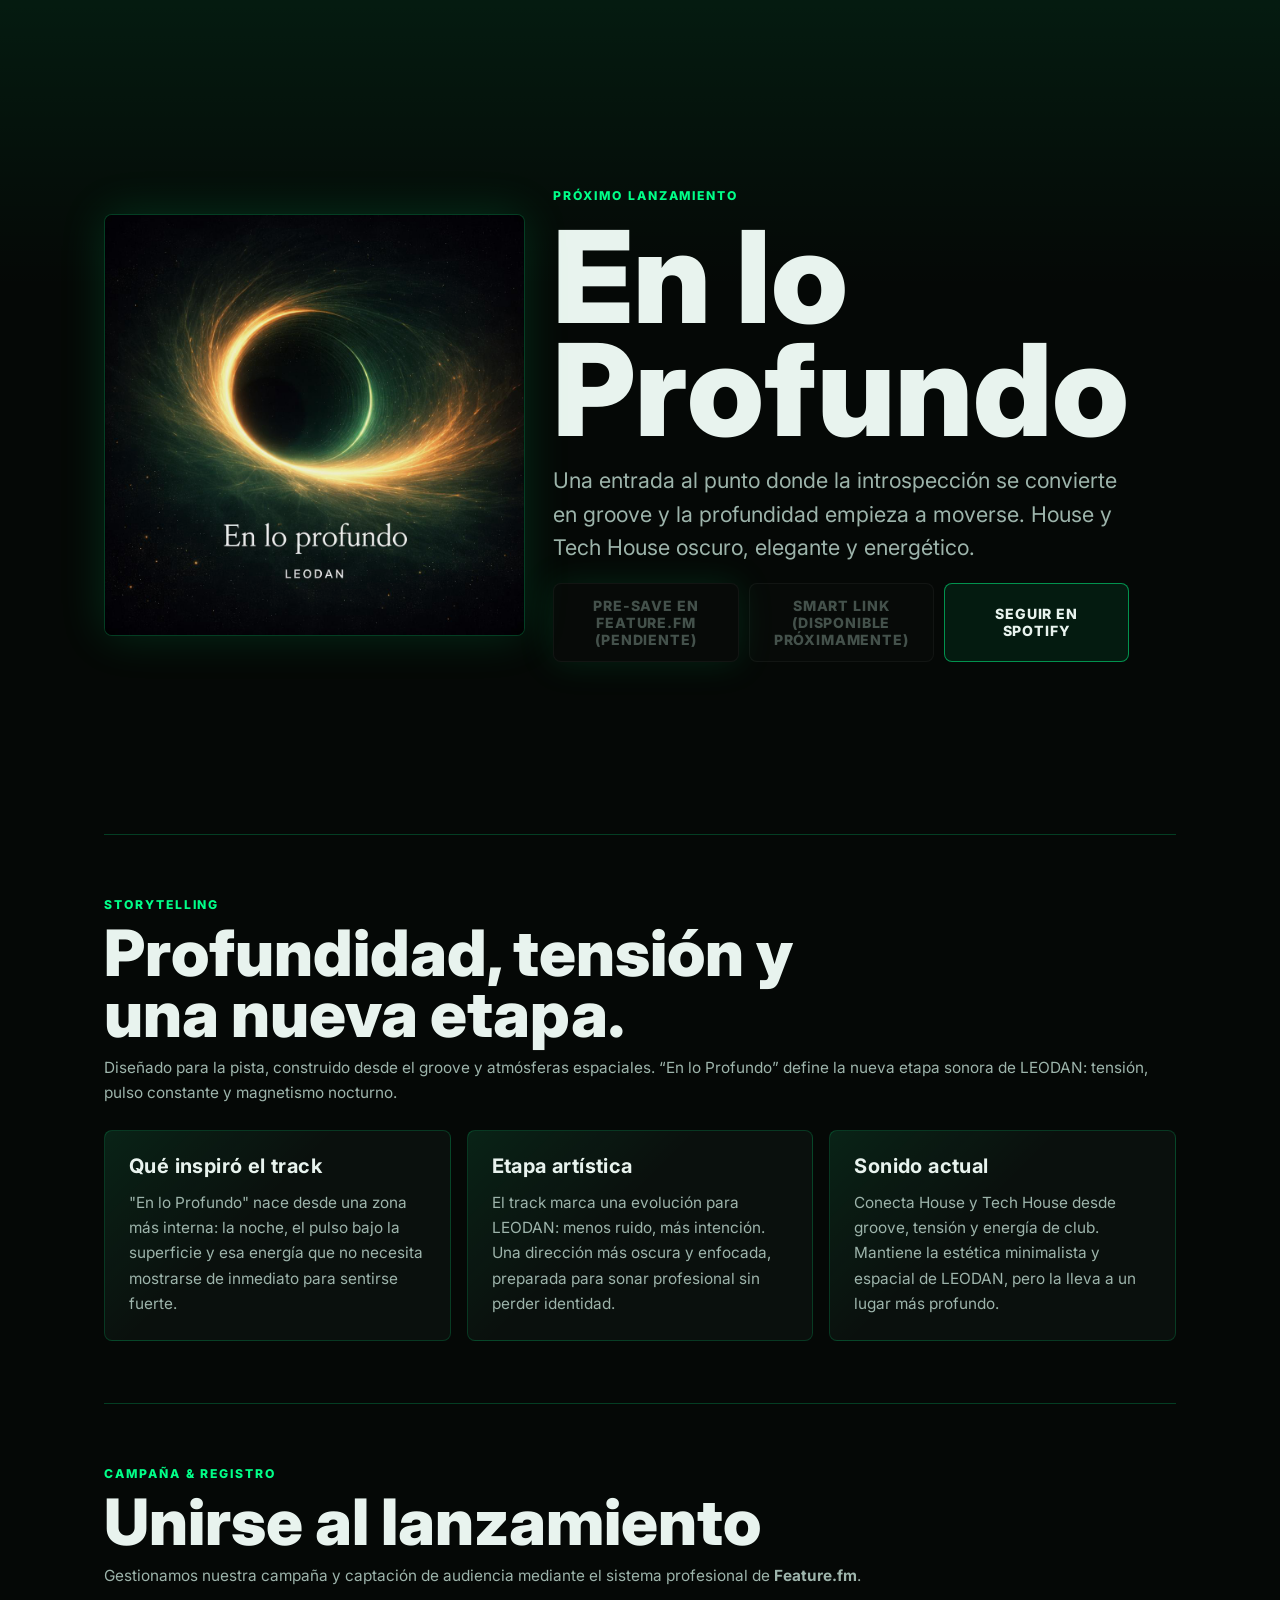
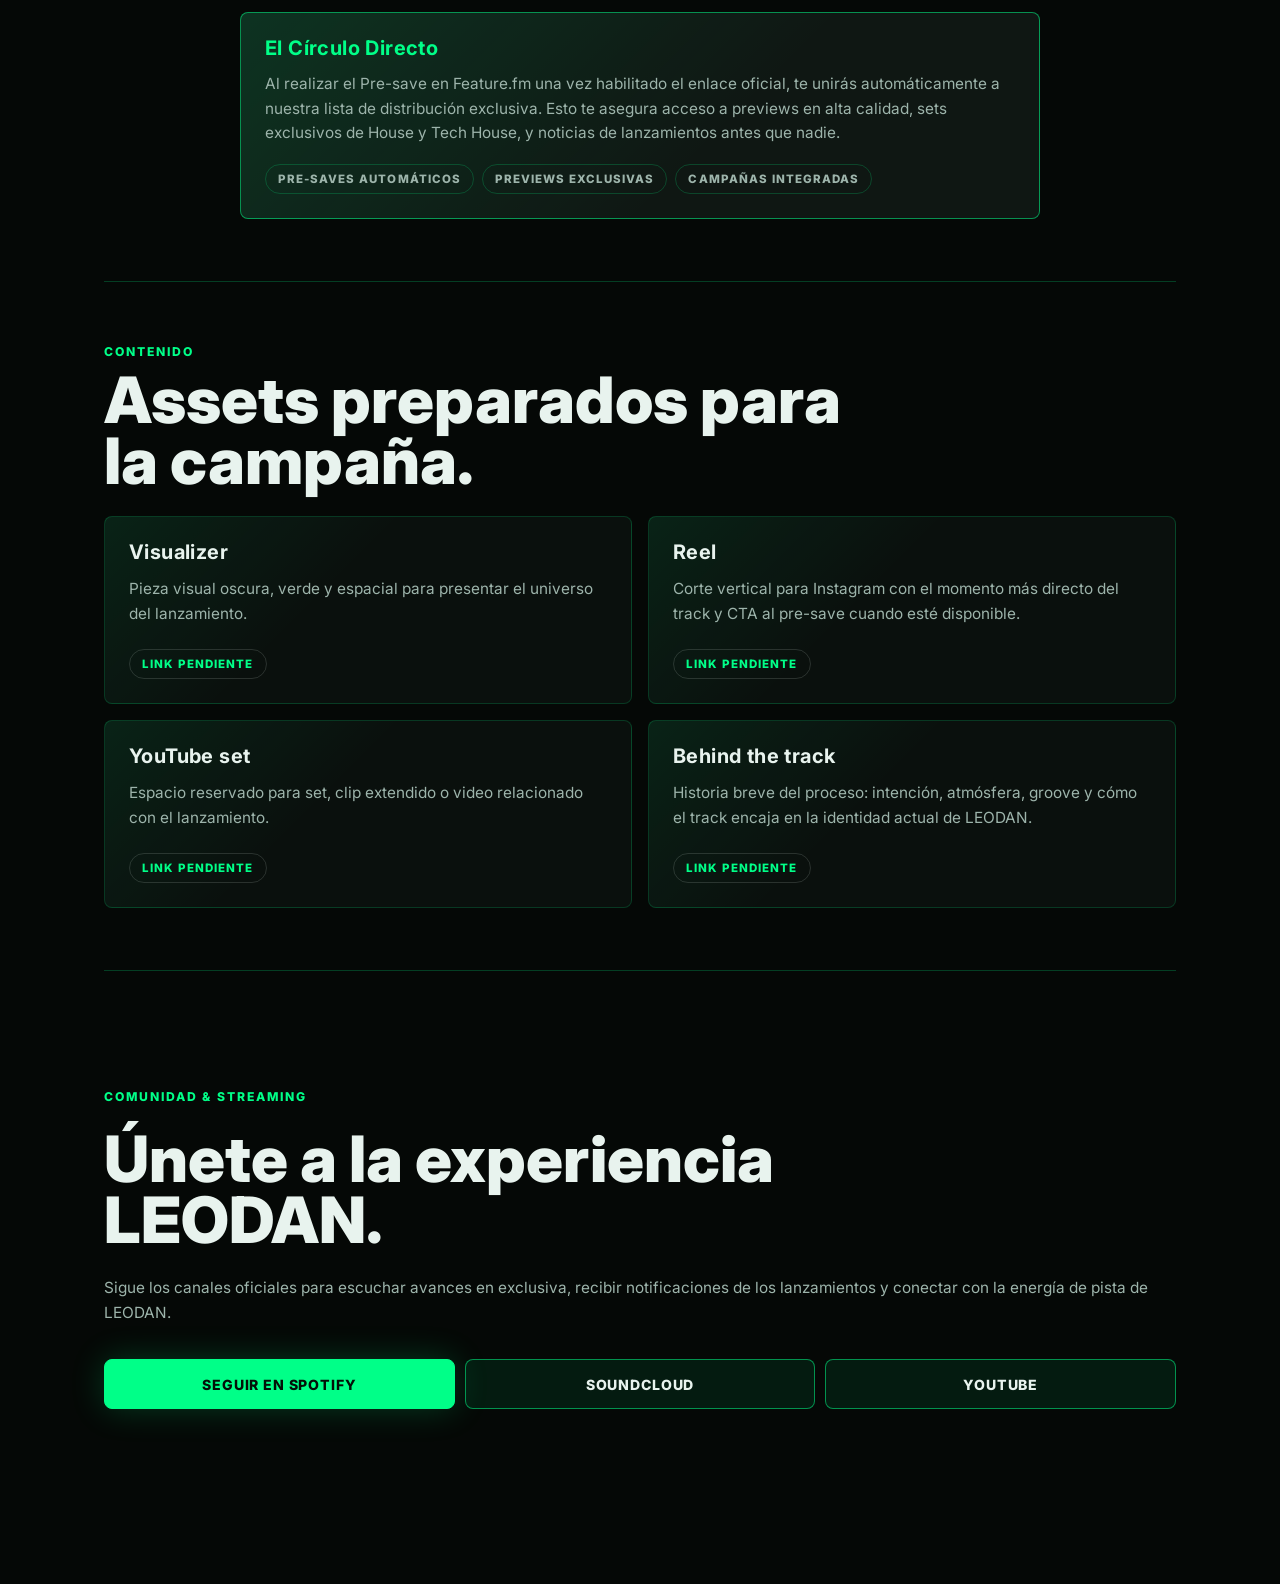
<file: en-lo-profundo.html>
<!doctype html>
<html lang="es">
  <head>
    <meta charset="utf-8" />
    <meta name="viewport" content="width=device-width, initial-scale=1" />
    <title>LEODAN - En lo Profundo | Próximo Lanzamiento</title>
    <meta
      name="description"
      content="Landing oficial de En lo Profundo, el próximo single de House y Tech House de LEODAN. Atmósfera oscura, groove constante y tensión de club."
    />
    <meta property="og:title" content="LEODAN - En lo Profundo | Próximo Lanzamiento" />
    <meta property="og:description" content="Descubre el nuevo universo sonoro de LEODAN. Escucha el teaser y asegura tu Pre-save mediante Feature.fm." />
    <meta property="og:image" content="https://leodan.net/Activos/en-lo-profundo-cover.jpeg" />
    <meta property="og:url" content="https://leodan.net/en-lo-profundo.html" />
    <meta property="og:type" content="website" />
    <meta property="og:site_name" content="LEODAN" />
    <meta property="og:locale" content="es_UY" />
    <meta name="twitter:card" content="summary_large_image" />
    <meta name="twitter:title" content="LEODAN - En lo Profundo | Próximo Lanzamiento" />
    <meta name="twitter:description" content="Descubre el nuevo universo sonoro de LEODAN. Escucha el teaser y asegura tu Pre-save mediante Feature.fm." />
    <meta name="twitter:image" content="https://leodan.net/Activos/en-lo-profundo-cover.jpeg" />
    <link rel="canonical" href="https://leodan.net/en-lo-profundo.html" />

    <link rel="preconnect" href="https://fonts.googleapis.com">
    <link rel="preconnect" href="https://fonts.gstatic.com" crossorigin>
    <link href="https://fonts.googleapis.com/css2?family=Inter:wght@400;600;700;800&display=swap" rel="stylesheet">

    <style>
      :root {
        color-scheme: dark;
        --bg: #050806;
        --ink: #e8f3ee;
        --muted: #9db4ab;
        --soft: #6e837a;
        --green: #00ff88;
        --green-deep: #0b3d2e;
        --panel: #0a100d;
        --panel-2: #0f1713;
        --line: rgba(0, 255, 136, 0.22);
        --line-strong: rgba(0, 255, 136, 0.52);
        --shadow: rgba(0, 255, 136, 0.2);
      }

      * {
        box-sizing: border-box;
      }

      html {
        background: var(--bg);
        scroll-behavior: smooth;
      }

      body {
        min-width: 320px;
        margin: 0;
        font-family:
          Inter, ui-sans-serif, system-ui, -apple-system, BlinkMacSystemFont,
          "Segoe UI", sans-serif;
        color: var(--ink);
        background:
          linear-gradient(180deg, rgba(0, 255, 136, 0.08), transparent 18rem),
          var(--bg);
      }

      a {
        color: inherit;
        text-decoration: none;
      }

      .page {
        width: min(100%, 1120px);
        margin: 0 auto;
        padding: 18px 16px 42px;
      }

      .hero {
        min-height: 94svh;
        display: grid;
        align-content: center;
        gap: 28px;
        padding: 26px 0 34px;
      }

      .visual {
        aspect-ratio: 1 / 1;
        width: 100%;
        max-width: 500px;
        margin: 0 auto;
        position: relative;
        overflow: hidden;
        border: 1px solid var(--line);
        border-radius: 8px;
        background: #050806;
        box-shadow: 0 0 46px rgba(0, 255, 136, 0.15);
        display: flex;
        align-items: center;
        justify-content: center;
      }

      .cover-art {
        width: 100%;
        height: 100%;
        object-fit: cover;
        display: block;
        opacity: 0.94;
        transition: transform 0.6s cubic-bezier(0.16, 1, 0.3, 1), opacity 0.6s ease;
      }

      .visual:hover .cover-art {
        transform: scale(1.04);
        opacity: 1;
      }

      .hero-copy {
        display: grid;
        gap: 18px;
      }

      .eyebrow {
        margin: 0;
        color: var(--green);
        font-size: 0.76rem;
        font-weight: 800;
        letter-spacing: 0.16em;
        text-transform: uppercase;
      }

      h1, h2, h3, p {
        margin: 0;
      }

      h1 {
        max-width: 840px;
        font-size: clamp(3.45rem, 16vw, 8rem);
        line-height: 0.88;
        font-weight: 850;
        letter-spacing: 0;
      }

      .lead {
        max-width: 720px;
        color: var(--muted);
        font-size: clamp(1.02rem, 4.5vw, 1.35rem);
        line-height: 1.55;
      }

      .actions {
        display: grid;
        grid-template-columns: 1fr;
        gap: 10px;
      }

      .button {
        min-height: 50px;
        display: inline-flex;
        align-items: center;
        justify-content: center;
        padding: 13px 16px;
        border: 1px solid var(--line-strong);
        border-radius: 8px;
        background: rgba(0, 255, 136, 0.08);
        color: var(--ink);
        font-size: 0.88rem;
        font-weight: 800;
        letter-spacing: 0.06em;
        text-align: center;
        text-transform: uppercase;
        transition: all 0.3s cubic-bezier(0.16, 1, 0.3, 1);
      }

      .button:not([aria-disabled="true"]):hover {
        background: rgba(0, 255, 136, 0.18);
        border-color: var(--green);
        box-shadow: 0 0 16px rgba(0, 255, 136, 0.15);
        transform: translateY(-2px);
      }

      .button.primary {
        background: var(--green);
        border-color: var(--green);
        color: #031008;
        box-shadow: 0 0 34px var(--shadow);
      }

      .button.primary:not([aria-disabled="true"]):hover {
        background: #00e676;
        border-color: #00e676;
        box-shadow: 0 0 40px rgba(0, 255, 136, 0.35);
        transform: translateY(-2px);
      }

      .button[aria-disabled="true"] {
        cursor: not-allowed;
        border-color: rgba(232, 243, 238, 0.08);
        background: rgba(232, 243, 238, 0.02);
        color: var(--soft);
        opacity: 0.6;
      }

      .button:focus-visible {
        outline: 2px solid var(--green);
        outline-offset: 4px;
      }

      section {
        padding: 40px 0;
        border-top: 1px solid var(--line);
      }

      .section-head {
        display: grid;
        gap: 10px;
        margin-bottom: 24px;
      }

      h2 {
        max-width: 780px;
        font-size: clamp(1.8rem, 8vw, 4rem);
        line-height: 0.96;
        font-weight: 850;
        letter-spacing: 0;
      }

      .story-grid,
      .content-grid {
        display: grid;
        gap: 16px;
      }

      .story-card,
      .content-card {
        padding: 24px;
        border: 1px solid rgba(0, 255, 136, 0.17);
        border-radius: 8px;
        background:
          linear-gradient(135deg, rgba(0, 255, 136, 0.08), transparent 42%),
          var(--panel);
        transition: all 0.3s cubic-bezier(0.16, 1, 0.3, 1);
      }

      .story-card:hover,
      .content-card:hover {
        border-color: rgba(0, 255, 136, 0.45);
        box-shadow: 0 8px 24px rgba(0, 255, 136, 0.06);
        transform: translateY(-3px);
      }

      .story-card h3,
      .content-card h3 {
        margin-bottom: 12px;
        font-size: 1.25rem;
        line-height: 1.15;
        letter-spacing: 0.02em;
      }

      .story-card p,
      .content-card p,
      .section-copy {
        color: var(--muted);
        line-height: 1.65;
        font-size: 0.96rem;
      }

      .content-card {
        min-height: 188px;
        display: grid;
        align-content: space-between;
        gap: 20px;
      }

      .status {
        width: fit-content;
        padding: 7px 12px;
        border: 1px solid rgba(232, 243, 238, 0.14);
        border-radius: 999px;
        color: var(--green);
        font-size: 0.72rem;
        font-weight: 800;
        letter-spacing: 0.09em;
        text-transform: uppercase;
      }

      .spotify-cta {
        min-height: 62svh;
        display: grid;
        align-content: center;
        gap: 24px;
        border-bottom: 0;
      }

      @media (min-width: 680px) {
        .page {
          padding: 24px 24px 56px;
        }

        .actions {
          grid-template-columns: repeat(2, minmax(0, 1fr));
        }

        .story-grid {
          grid-template-columns: repeat(3, minmax(0, 1fr));
        }

        .content-grid {
          grid-template-columns: repeat(2, minmax(0, 1fr));
        }
      }

      @media (min-width: 960px) {
        .hero {
          grid-template-columns: 0.9fr 1.1fr;
          align-items: center;
          min-height: 90vh;
        }

        .visual {
          aspect-ratio: 1 / 1;
          width: 100%;
          max-width: 480px;
        }

        .actions {
          grid-template-columns: repeat(3, minmax(0, 1fr));
        }

        section {
          padding: 62px 0;
        }
      }
    </style>
  </head>
  <body>
    <main class="page">
      <header class="hero" aria-labelledby="release-title">
        <div class="visual">
          <img src="Activos/en-lo-profundo-cover.jpeg" alt="Portada oficial de En lo Profundo - LEODAN" class="cover-art" loading="eager" />
        </div>

        <div class="hero-copy">
          <p class="eyebrow">Próximo lanzamiento</p>
          <h1 id="release-title">En lo Profundo</h1>
          <p class="lead">
            Una entrada al punto donde la introspección se convierte en groove y la profundidad empieza a moverse. House y Tech House oscuro, elegante y energético.
          </p>
          <div class="actions" aria-label="Acciones del lanzamiento">
            <span class="button primary" aria-disabled="true">Pre-save en Feature.fm (Pendiente)</span>
            <span class="button" aria-disabled="true">Smart Link (Disponible próximamente)</span>
            <a
              class="button"
              href="https://open.spotify.com/intl-es/artist/4t1Ic9nOnFDJj61zR9dp34"
              target="_blank"
              rel="noopener noreferrer"
            >
              Seguir en Spotify
            </a>
          </div>
        </div>
      </header>

      <section aria-labelledby="storytelling">
        <div class="section-head">
          <p class="eyebrow">Storytelling</p>
          <h2 id="storytelling">Profundidad, tensión y una nueva etapa.</h2>
          <p class="section-copy">
            Diseñado para la pista, construido desde el groove y atmósferas espaciales. &ldquo;En lo Profundo&rdquo; define la nueva etapa sonora de LEODAN: tensión, pulso constante y magnetismo nocturno.
          </p>
        </div>

        <div class="story-grid">
          <article class="story-card">
            <h3>Qué inspiró el track</h3>
            <p>
              "En lo Profundo" nace desde una zona más interna: la noche, el pulso bajo la
              superficie y esa energía que no necesita mostrarse de inmediato para sentirse fuerte.
            </p>
          </article>

          <article class="story-card">
            <h3>Etapa artística</h3>
            <p>
              El track marca una evolución para LEODAN: menos ruido, más intención. Una dirección
              más oscura y enfocada, preparada para sonar profesional sin perder identidad.
            </p>
          </article>

          <article class="story-card">
            <h3>Sonido actual</h3>
            <p>
              Conecta House y Tech House desde groove, tensión y energía de club. Mantiene la
              estética minimalista y espacial de LEODAN, pero la lleva a un lugar más profundo.
            </p>
          </article>
        </div>
      </section>

      <section aria-labelledby="campaign-info">
        <div class="section-head">
          <p class="eyebrow">Campaña &amp; Registro</p>
          <h2 id="campaign-info">Unirse al lanzamiento</h2>
          <p class="section-copy">
            Gestionamos nuestra campaña y captación de audiencia mediante el sistema profesional de <strong>Feature.fm</strong>.
          </p>
        </div>

        <div class="story-card" style="max-width: 800px; margin: 0 auto; border-color: var(--line-strong); background: linear-gradient(135deg, rgba(0, 255, 136, 0.12), transparent 60%), var(--panel-2);">
          <h3 style="color: var(--green); margin-bottom: 12px; font-size: 1.25rem;">El Círculo Directo</h3>
          <p style="margin-bottom: 18px; line-height: 1.6; color: var(--muted);">
            Al realizar el Pre-save en Feature.fm una vez habilitado el enlace oficial, te unirás automáticamente a nuestra lista de distribución exclusiva. Esto te asegura acceso a previews en alta calidad, sets exclusivos de House y Tech House, y noticias de lanzamientos antes que nadie.
          </p>
          <div style="display: flex; flex-wrap: wrap; gap: 8px;">
            <span class="status" style="border-color: rgba(0, 255, 136, 0.2); color: var(--muted);">Pre-saves automáticos</span>
            <span class="status" style="border-color: rgba(0, 255, 136, 0.2); color: var(--muted);">Previews exclusivas</span>
            <span class="status" style="border-color: rgba(0, 255, 136, 0.2); color: var(--muted);">Campañas integradas</span>
          </div>
        </div>
      </section>

      <section aria-labelledby="content">
        <div class="section-head">
          <p class="eyebrow">Contenido</p>
          <h2 id="content">Assets preparados para la campaña.</h2>
        </div>

        <div class="content-grid">
          <article class="content-card">
            <div>
              <h3>Visualizer</h3>
              <p>
                Pieza visual oscura, verde y espacial para presentar el universo del lanzamiento.
              </p>
            </div>
            <span class="status">Link pendiente</span>
          </article>

          <article class="content-card">
            <div>
              <h3>Reel</h3>
              <p>
                Corte vertical para Instagram con el momento más directo del track y CTA al
                pre-save cuando esté disponible.
              </p>
            </div>
            <span class="status">Link pendiente</span>
          </article>

          <article class="content-card">
            <div>
              <h3>YouTube set</h3>
              <p>
                Espacio reservado para set, clip extendido o video relacionado con el lanzamiento.
              </p>
            </div>
            <span class="status">Link pendiente</span>
          </article>

          <article class="content-card">
            <div>
              <h3>Behind the track</h3>
              <p>
                Historia breve del proceso: intención, atmósfera, groove y cómo el track encaja en
                la identidad actual de LEODAN.
              </p>
            </div>
            <span class="status">Link pendiente</span>
          </article>
        </div>
      </section>

      <section class="spotify-cta" aria-labelledby="community-cta">
        <p class="eyebrow">Comunidad &amp; Streaming</p>
        <h2 id="community-cta">Únete a la experiencia LEODAN.</h2>
        <p class="section-copy">
          Sigue los canales oficiales para escuchar avances en exclusiva, recibir notificaciones de los lanzamientos y conectar con la energía de pista de LEODAN.
        </p>
        <div class="actions" style="margin-top: 10px;">
          <a
            class="button primary"
            href="https://open.spotify.com/intl-es/artist/4t1Ic9nOnFDJj61zR9dp34"
            target="_blank"
            rel="noopener noreferrer"
          >
            Seguir en Spotify
          </a>
          <a
            class="button"
            href="https://soundcloud.com/leodan_musicc"
            target="_blank"
            rel="noopener noreferrer"
          >
            SoundCloud
          </a>
          <a
            class="button"
            href="https://www.youtube.com/@leodan_music"
            target="_blank"
            rel="noopener noreferrer"
          >
            YouTube
          </a>
        </div>
      </section>
    </main>
  </body>
</html>
</file>
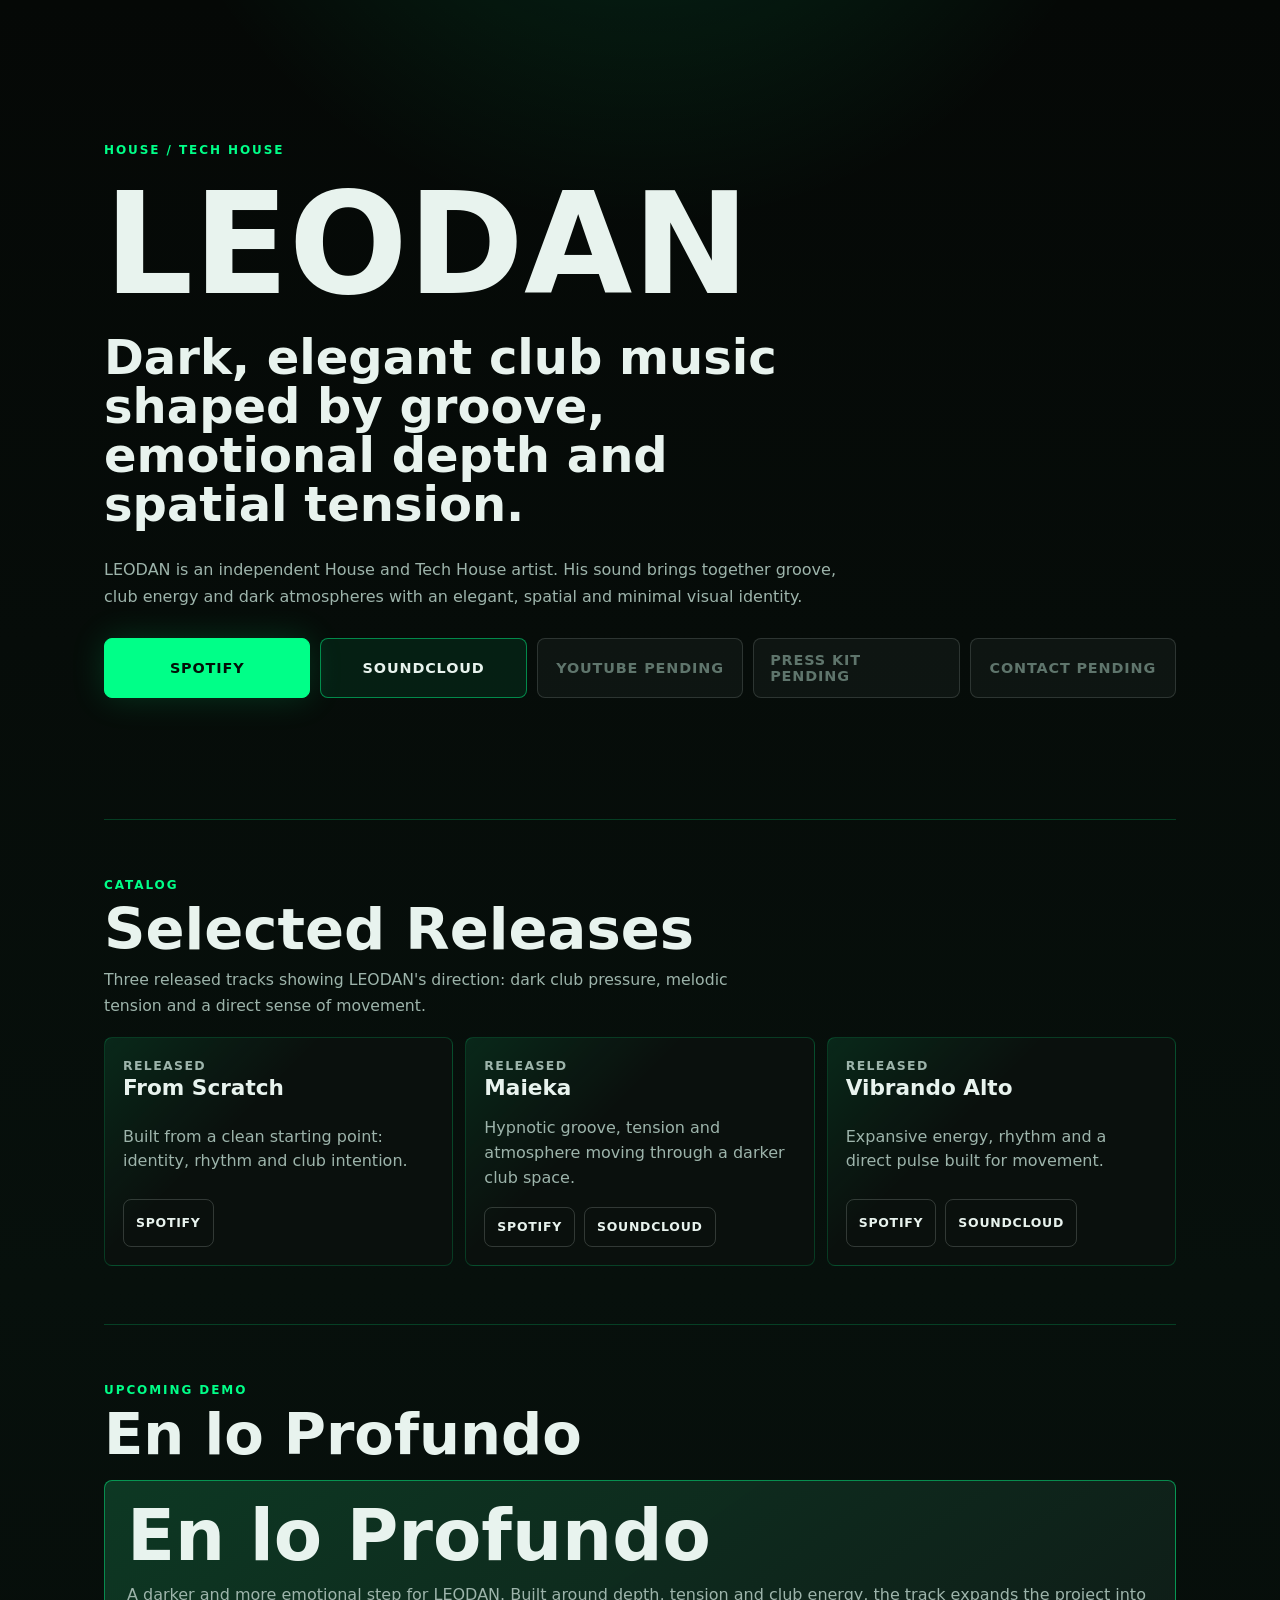
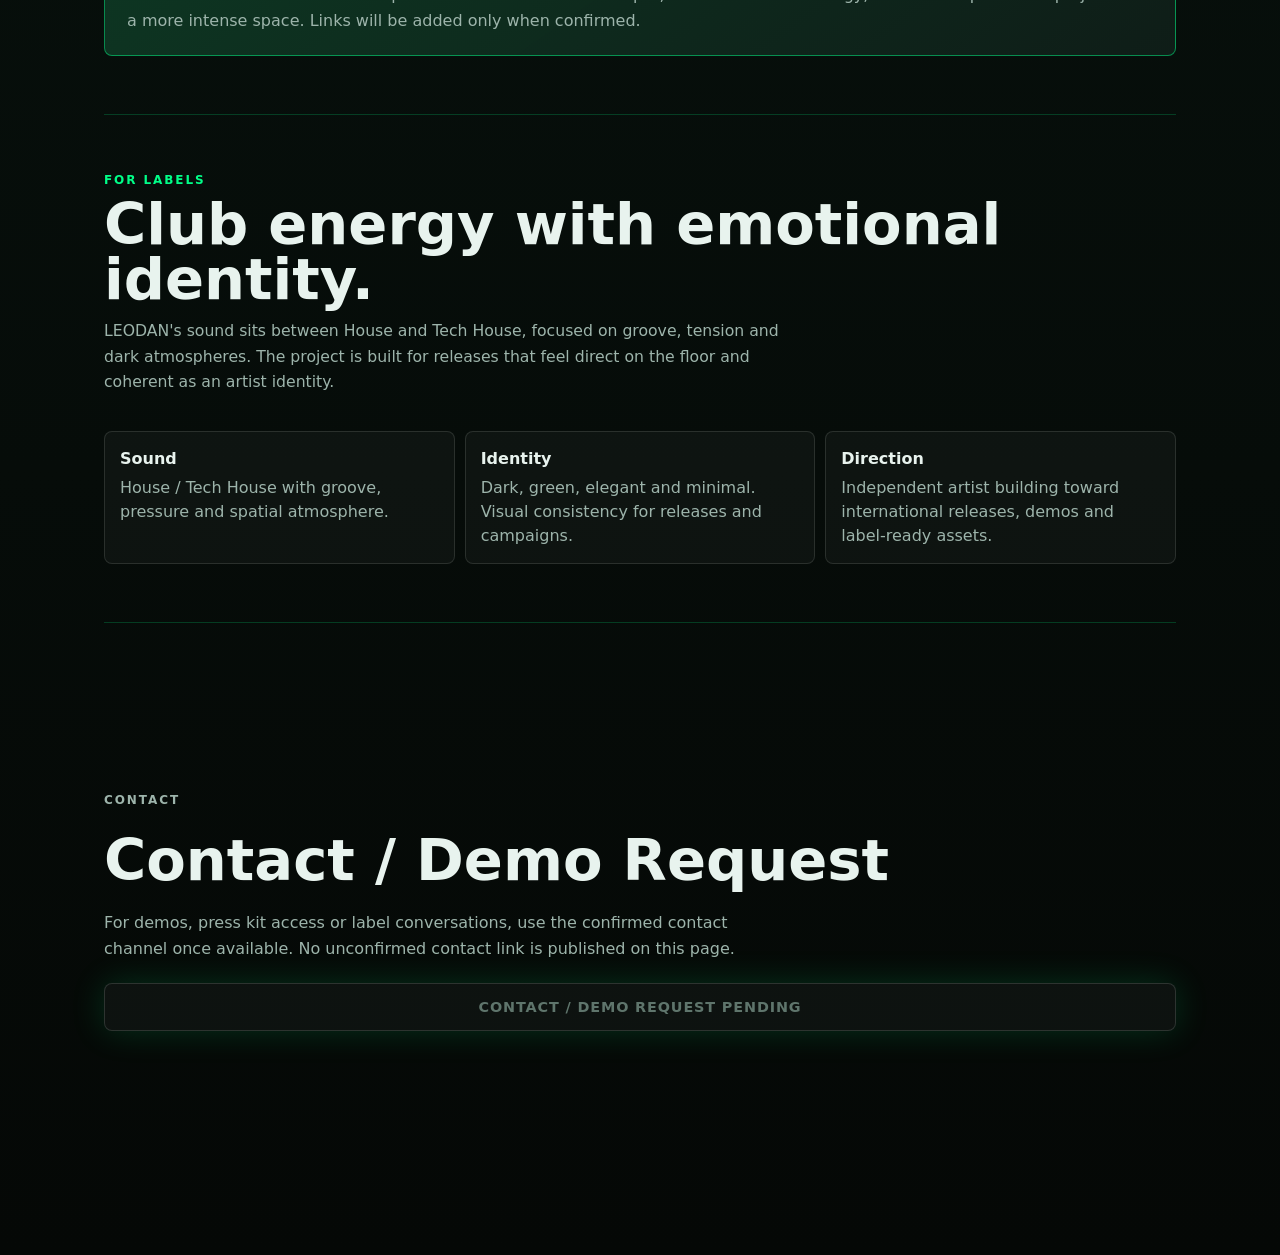
<file: labels.html>
<!doctype html>
<html lang="en">
  <head>
    <meta charset="utf-8" />
    <meta name="viewport" content="width=device-width, initial-scale=1" />
    <title>LEODAN | Labels</title>
    <meta
      name="description"
      content="LEODAN label page for House and Tech House releases, demos, press kit and contact requests."
    />
    <style>
      :root {
        color-scheme: dark;
        --bg: #050806;
        --panel: #0a100d;
        --panel-soft: #0f1713;
        --line: rgba(0, 255, 136, 0.2);
        --line-strong: rgba(0, 255, 136, 0.48);
        --green: #00ff88;
        --green-deep: #0b3d2e;
        --text: #e8f3ee;
        --muted: #9db4ab;
        --soft: #5f756c;
        --shadow: rgba(0, 255, 136, 0.16);
      }

      * {
        box-sizing: border-box;
      }

      html {
        background: var(--bg);
      }

      body {
        min-width: 320px;
        margin: 0;
        font-family:
          Inter, ui-sans-serif, system-ui, -apple-system, BlinkMacSystemFont,
          "Segoe UI", sans-serif;
        letter-spacing: 0;
        color: var(--text);
        background:
          radial-gradient(circle at 50% -10%, rgba(0, 255, 136, 0.16), transparent 32rem),
          linear-gradient(180deg, #050806 0%, #07100c 45%, #050806 100%);
      }

      a {
        color: inherit;
        text-decoration: none;
      }

      .page {
        width: min(100%, 1120px);
        margin: 0 auto;
        padding: 20px 16px 40px;
      }

      .hero {
        min-height: 92svh;
        display: grid;
        align-content: center;
        gap: 28px;
        padding: 28px 0 34px;
        border-bottom: 1px solid var(--line);
      }

      .eyebrow {
        margin: 0;
        color: var(--green);
        font-size: 0.75rem;
        font-weight: 700;
        letter-spacing: 0.16em;
        text-transform: uppercase;
      }

      h1,
      h2,
      h3,
      p {
        margin: 0;
      }

      h1 {
        font-size: clamp(3.8rem, 18vw, 8.75rem);
        line-height: 0.86;
        font-weight: 800;
        letter-spacing: 0;
      }

      .hero-copy {
        max-width: 760px;
        font-size: clamp(1.15rem, 6vw, 3rem);
        line-height: 1.02;
        font-weight: 650;
      }

      .bio {
        max-width: 760px;
        color: var(--muted);
        font-size: 1rem;
        line-height: 1.65;
      }

      .actions {
        display: grid;
        grid-template-columns: 1fr;
        gap: 10px;
      }

      .button {
        min-height: 48px;
        display: inline-flex;
        align-items: center;
        justify-content: center;
        gap: 10px;
        padding: 13px 16px;
        border: 1px solid var(--line-strong);
        border-radius: 8px;
        background: rgba(0, 255, 136, 0.08);
        color: var(--text);
        font-size: 0.9rem;
        font-weight: 750;
        text-transform: uppercase;
        letter-spacing: 0.06em;
      }

      .button.primary {
        background: var(--green);
        border-color: var(--green);
        color: #031008;
        box-shadow: 0 0 34px var(--shadow);
      }

      .button[aria-disabled="true"] {
        cursor: not-allowed;
        border-color: rgba(232, 243, 238, 0.14);
        background: rgba(232, 243, 238, 0.04);
        color: var(--soft);
      }

      section {
        padding: 38px 0;
        border-bottom: 1px solid var(--line);
      }

      .section-head {
        display: grid;
        gap: 10px;
        margin-bottom: 18px;
      }

      h2 {
        font-size: clamp(1.65rem, 8vw, 3.6rem);
        line-height: 0.96;
        font-weight: 800;
      }

      .section-copy {
        max-width: 680px;
        color: var(--muted);
        font-size: 0.98rem;
        line-height: 1.65;
      }

      .release-grid {
        display: grid;
        gap: 12px;
      }

      .release {
        display: grid;
        gap: 16px;
        padding: 18px;
        border: 1px solid rgba(0, 255, 136, 0.18);
        border-radius: 8px;
        background:
          linear-gradient(135deg, rgba(0, 255, 136, 0.1), transparent 38%),
          var(--panel);
      }

      .release-title {
        font-size: 1.35rem;
        font-weight: 800;
      }

      .release-meta {
        color: var(--green);
        font-size: 0.78rem;
        font-weight: 750;
        text-transform: uppercase;
        letter-spacing: 0.11em;
      }

      .release p {
        color: var(--muted);
        line-height: 1.55;
      }

      .release-links {
        display: flex;
        flex-wrap: wrap;
        gap: 9px;
      }

      .small-link {
        min-height: 40px;
        display: inline-flex;
        align-items: center;
        justify-content: center;
        padding: 10px 12px;
        border: 1px solid rgba(232, 243, 238, 0.18);
        border-radius: 8px;
        color: var(--text);
        font-size: 0.78rem;
        font-weight: 750;
        text-transform: uppercase;
        letter-spacing: 0.06em;
      }

      .demo {
        padding: 22px;
        border: 1px solid var(--line-strong);
        border-radius: 8px;
        background:
          linear-gradient(145deg, rgba(0, 255, 136, 0.14), rgba(11, 61, 46, 0.16)),
          var(--panel-soft);
      }

      .demo h3 {
        margin-bottom: 12px;
        font-size: clamp(1.7rem, 11vw, 4.4rem);
        line-height: 0.95;
        font-weight: 800;
      }

      .demo p {
        color: var(--muted);
        line-height: 1.6;
      }

      .for-labels {
        display: grid;
        gap: 18px;
      }

      .sound-points {
        display: grid;
        grid-template-columns: 1fr;
        gap: 10px;
      }

      .sound-point {
        padding: 15px;
        border: 1px solid rgba(232, 243, 238, 0.12);
        border-radius: 8px;
        background: rgba(232, 243, 238, 0.035);
        color: var(--muted);
        line-height: 1.5;
      }

      .sound-point strong {
        display: block;
        margin-bottom: 5px;
        color: var(--text);
      }

      .final-cta {
        min-height: 64svh;
        display: grid;
        align-content: center;
        gap: 22px;
        border-bottom: 0;
      }

      .final-cta p {
        max-width: 640px;
        color: var(--muted);
        line-height: 1.6;
      }

      @media (min-width: 640px) {
        .page {
          padding: 28px 24px 56px;
        }

        .actions {
          grid-template-columns: repeat(2, minmax(0, 1fr));
        }

        .release-grid {
          grid-template-columns: repeat(3, minmax(0, 1fr));
        }

        .sound-points {
          grid-template-columns: repeat(3, minmax(0, 1fr));
        }
      }

      @media (min-width: 900px) {
        .hero {
          min-height: 88vh;
        }

        .actions {
          grid-template-columns: repeat(5, minmax(0, 1fr));
        }

        section {
          padding: 58px 0;
        }
      }
    </style>
  </head>
  <body>
    <main class="page">
      <header class="hero" aria-labelledby="page-title">
        <p class="eyebrow">House / Tech House</p>
        <h1 id="page-title">LEODAN</h1>
        <p class="hero-copy">
          Dark, elegant club music shaped by groove, emotional depth and spatial tension.
        </p>
        <p class="bio">
          LEODAN is an independent House and Tech House artist. His sound brings together
          groove, club energy and dark atmospheres with an elegant, spatial and minimal visual
          identity.
        </p>
        <nav class="actions" aria-label="Label links">
          <a
            class="button primary"
            href="https://open.spotify.com/intl-es/artist/4t1Ic9nOnFDJj61zR9dp34"
            target="_blank"
            rel="noreferrer"
          >
            Spotify
          </a>
          <a
            class="button"
            href="https://soundcloud.com/leodan_musicc/leodan-vibrando-alto-original"
            target="_blank"
            rel="noreferrer"
          >
            SoundCloud
          </a>
          <span class="button" aria-disabled="true">YouTube pending</span>
          <span class="button" aria-disabled="true">Press Kit pending</span>
          <span class="button" aria-disabled="true">Contact pending</span>
        </nav>
      </header>

      <section aria-labelledby="selected-releases">
        <div class="section-head">
          <p class="eyebrow">Catalog</p>
          <h2 id="selected-releases">Selected Releases</h2>
          <p class="section-copy">
            Three released tracks showing LEODAN's direction: dark club pressure, melodic
            tension and a direct sense of movement.
          </p>
        </div>

        <div class="release-grid">
          <article class="release">
            <div>
              <p class="release-meta">Released</p>
              <h3 class="release-title">From Scratch</h3>
            </div>
            <p>Built from a clean starting point: identity, rhythm and club intention.</p>
            <div class="release-links">
              <a
                class="small-link"
                href="https://open.spotify.com/intl-es/track/0Df5bY7PJ5RZNLW3MyJ2pw"
                target="_blank"
                rel="noreferrer"
              >
                Spotify
              </a>
            </div>
          </article>

          <article class="release">
            <div>
              <p class="release-meta">Released</p>
              <h3 class="release-title">Maieka</h3>
            </div>
            <p>Hypnotic groove, tension and atmosphere moving through a darker club space.</p>
            <div class="release-links">
              <a
                class="small-link"
                href="https://open.spotify.com/intl-es/track/2OjPzItXBsUhUFW9lQr2bl"
                target="_blank"
                rel="noreferrer"
              >
                Spotify
              </a>
              <a
                class="small-link"
                href="https://soundcloud.com/leodan_musicc/leodan-maieka-orignal-mix"
                target="_blank"
                rel="noreferrer"
              >
                SoundCloud
              </a>
            </div>
          </article>

          <article class="release">
            <div>
              <p class="release-meta">Released</p>
              <h3 class="release-title">Vibrando Alto</h3>
            </div>
            <p>Expansive energy, rhythm and a direct pulse built for movement.</p>
            <div class="release-links">
              <a
                class="small-link"
                href="https://open.spotify.com/intl-es/track/3gcwTnVstihiW5inQPYzTw"
                target="_blank"
                rel="noreferrer"
              >
                Spotify
              </a>
              <a
                class="small-link"
                href="https://soundcloud.com/leodan_musicc/leodan-vibrando-alto-original"
                target="_blank"
                rel="noreferrer"
              >
                SoundCloud
              </a>
            </div>
          </article>
        </div>
      </section>

      <section aria-labelledby="upcoming-demo">
        <div class="section-head">
          <p class="eyebrow">Upcoming Demo</p>
          <h2 id="upcoming-demo">En lo Profundo</h2>
        </div>
        <div class="demo">
          <h3>En lo Profundo</h3>
          <p>
            A darker and more emotional step for LEODAN. Built around depth, tension and club
            energy, the track expands the project into a more intense space. Links will be added
            only when confirmed.
          </p>
        </div>
      </section>

      <section class="for-labels" aria-labelledby="for-labels">
        <div class="section-head">
          <p class="eyebrow">For Labels</p>
          <h2 id="for-labels">Club energy with emotional identity.</h2>
          <p class="section-copy">
            LEODAN's sound sits between House and Tech House, focused on groove, tension and
            dark atmospheres. The project is built for releases that feel direct on the floor and
            coherent as an artist identity.
          </p>
        </div>
        <div class="sound-points">
          <div class="sound-point">
            <strong>Sound</strong>
            House / Tech House with groove, pressure and spatial atmosphere.
          </div>
          <div class="sound-point">
            <strong>Identity</strong>
            Dark, green, elegant and minimal. Visual consistency for releases and campaigns.
          </div>
          <div class="sound-point">
            <strong>Direction</strong>
            Independent artist building toward international releases, demos and label-ready
            assets.
          </div>
        </div>
      </section>

      <section class="final-cta" aria-labelledby="contact-demo-request">
        <p class="eyebrow">Contact</p>
        <h2 id="contact-demo-request">Contact / Demo Request</h2>
        <p>
          For demos, press kit access or label conversations, use the confirmed contact channel
          once available. No unconfirmed contact link is published on this page.
        </p>
        <span class="button primary" aria-disabled="true">Contact / Demo Request pending</span>
      </section>
    </main>
  </body>
</html>
</file>
